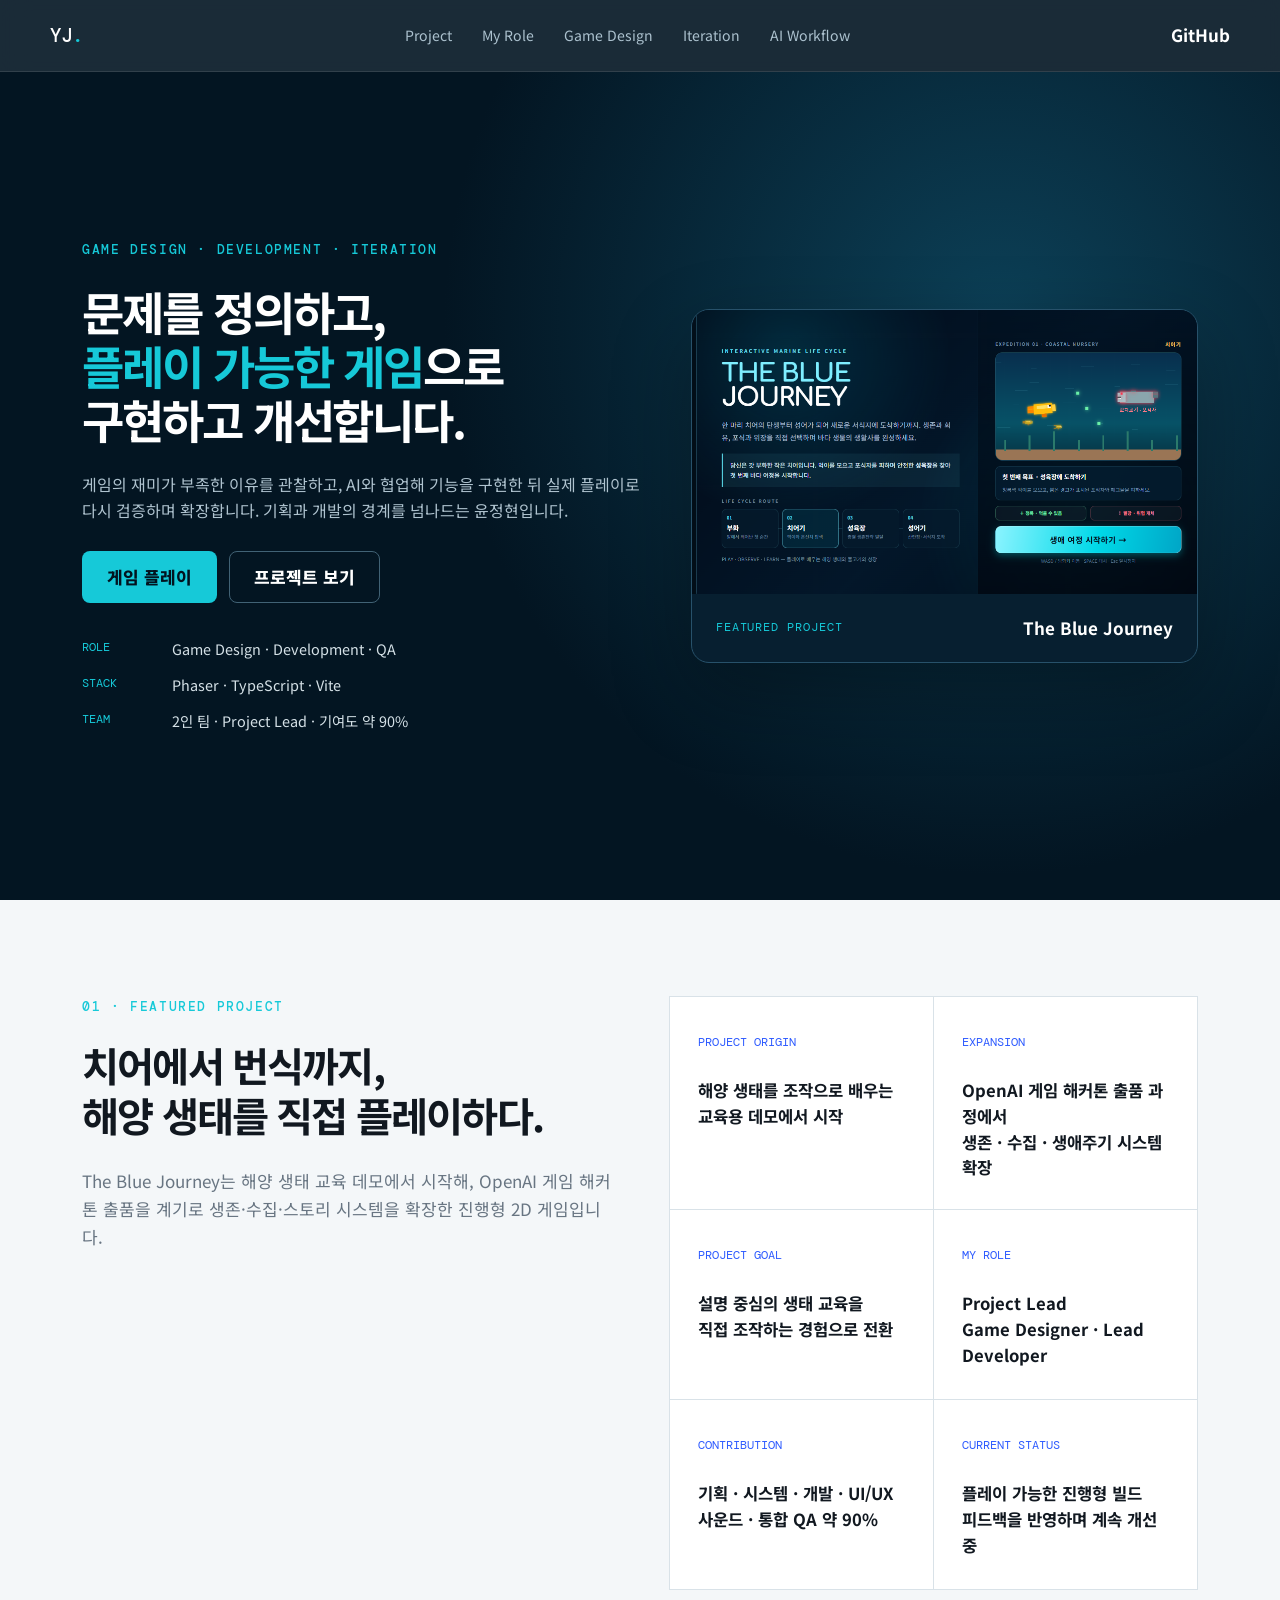
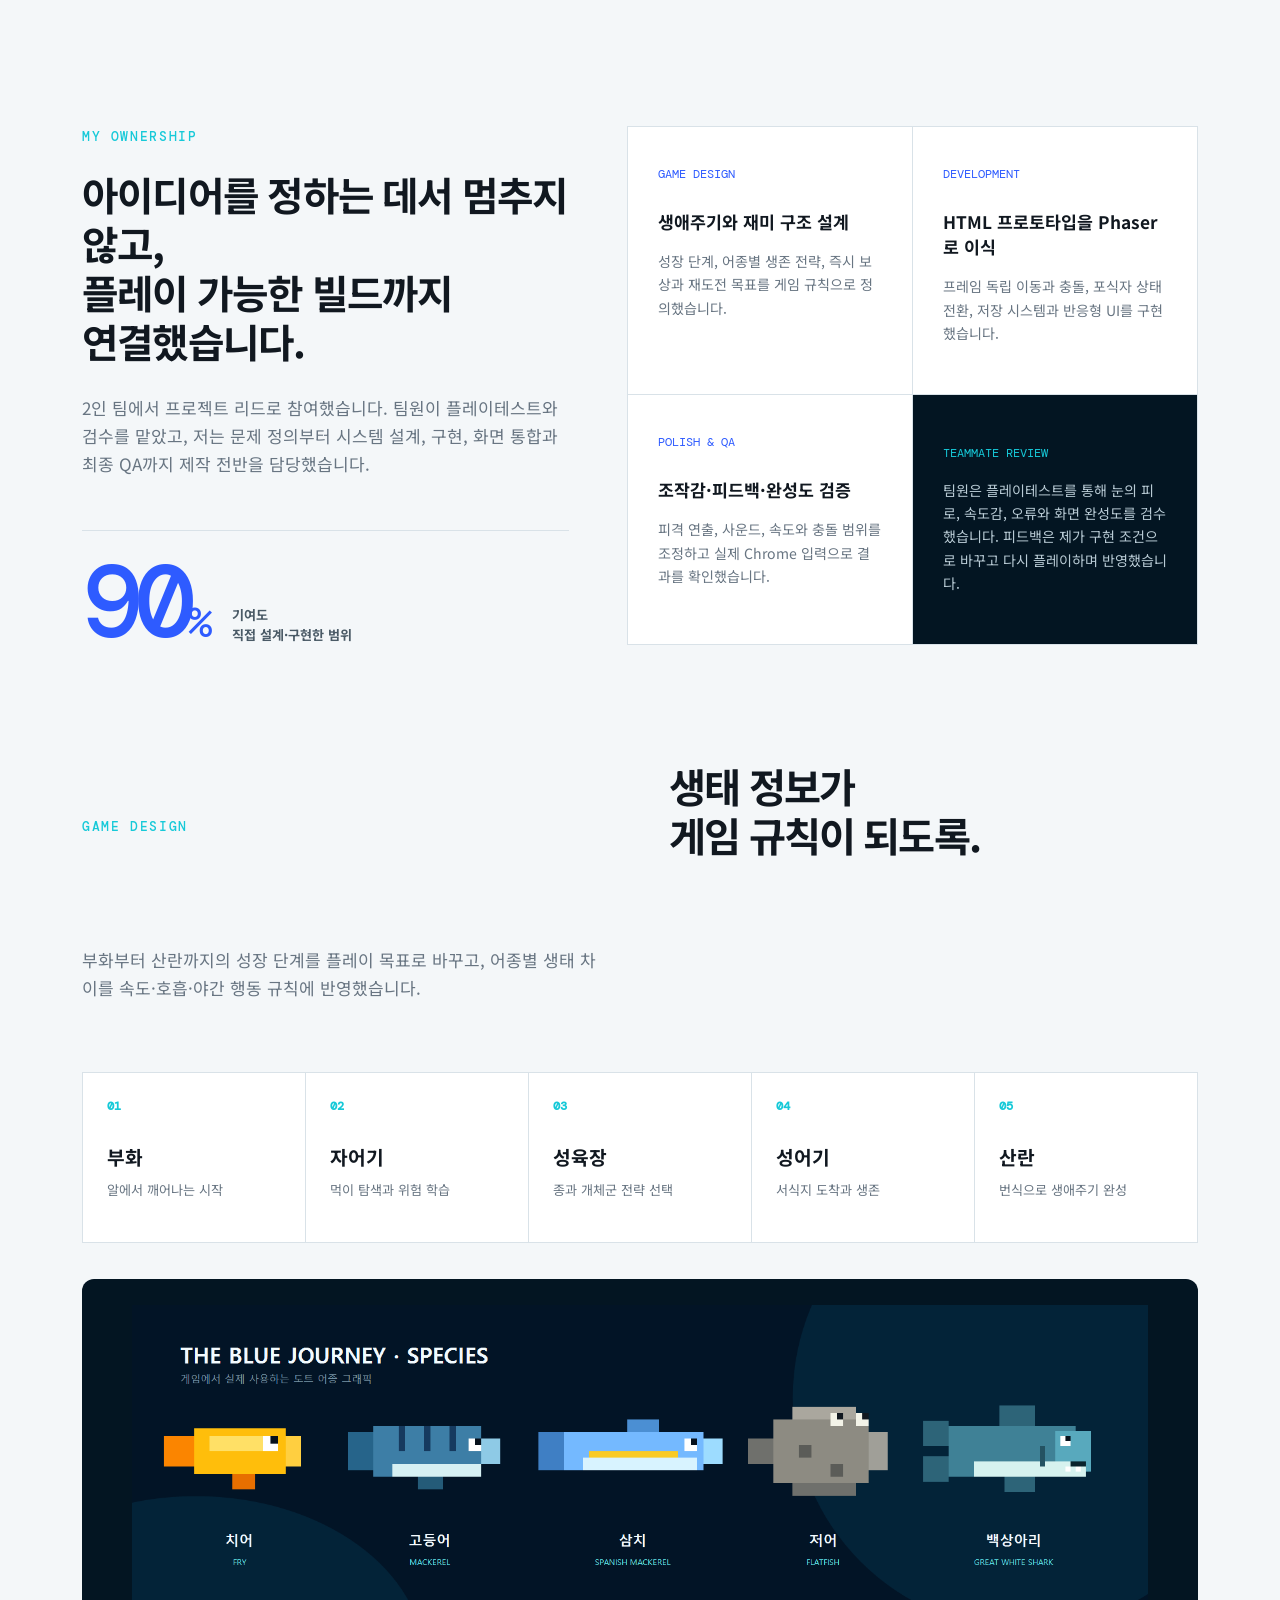
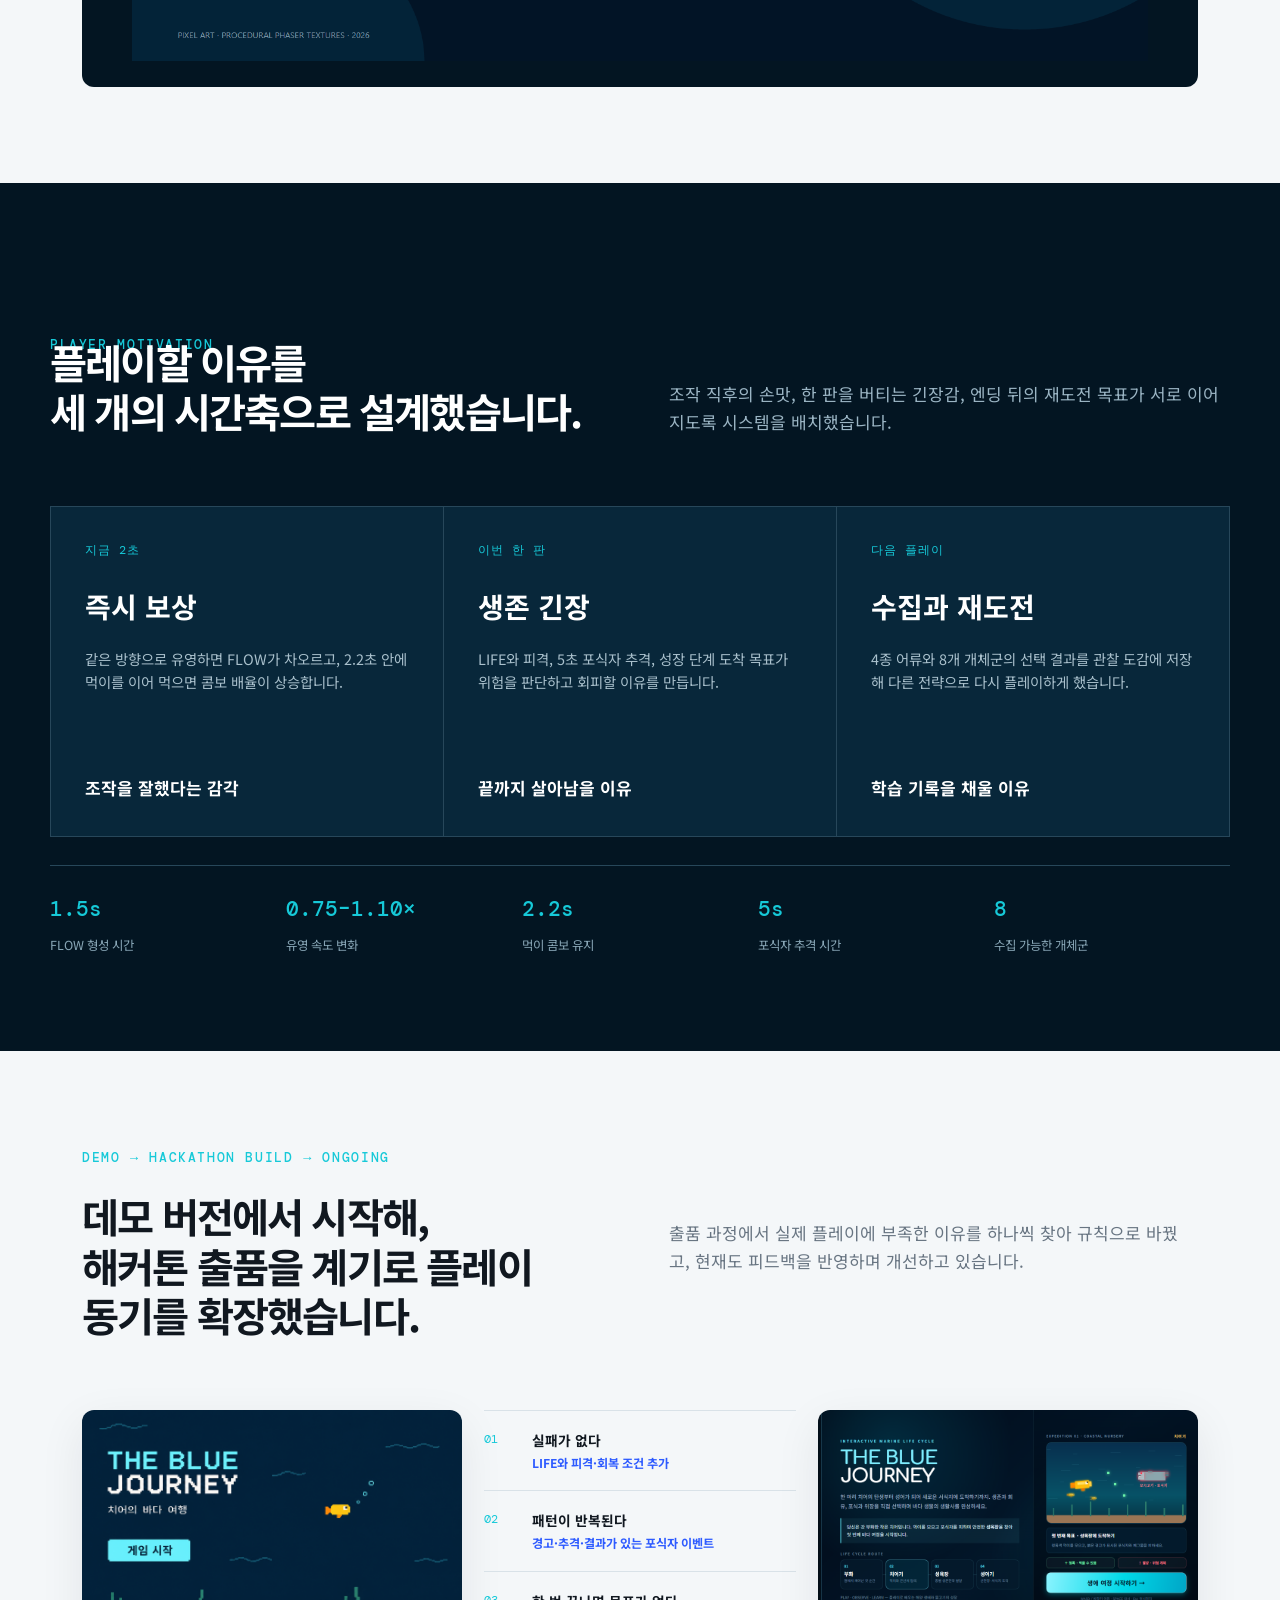
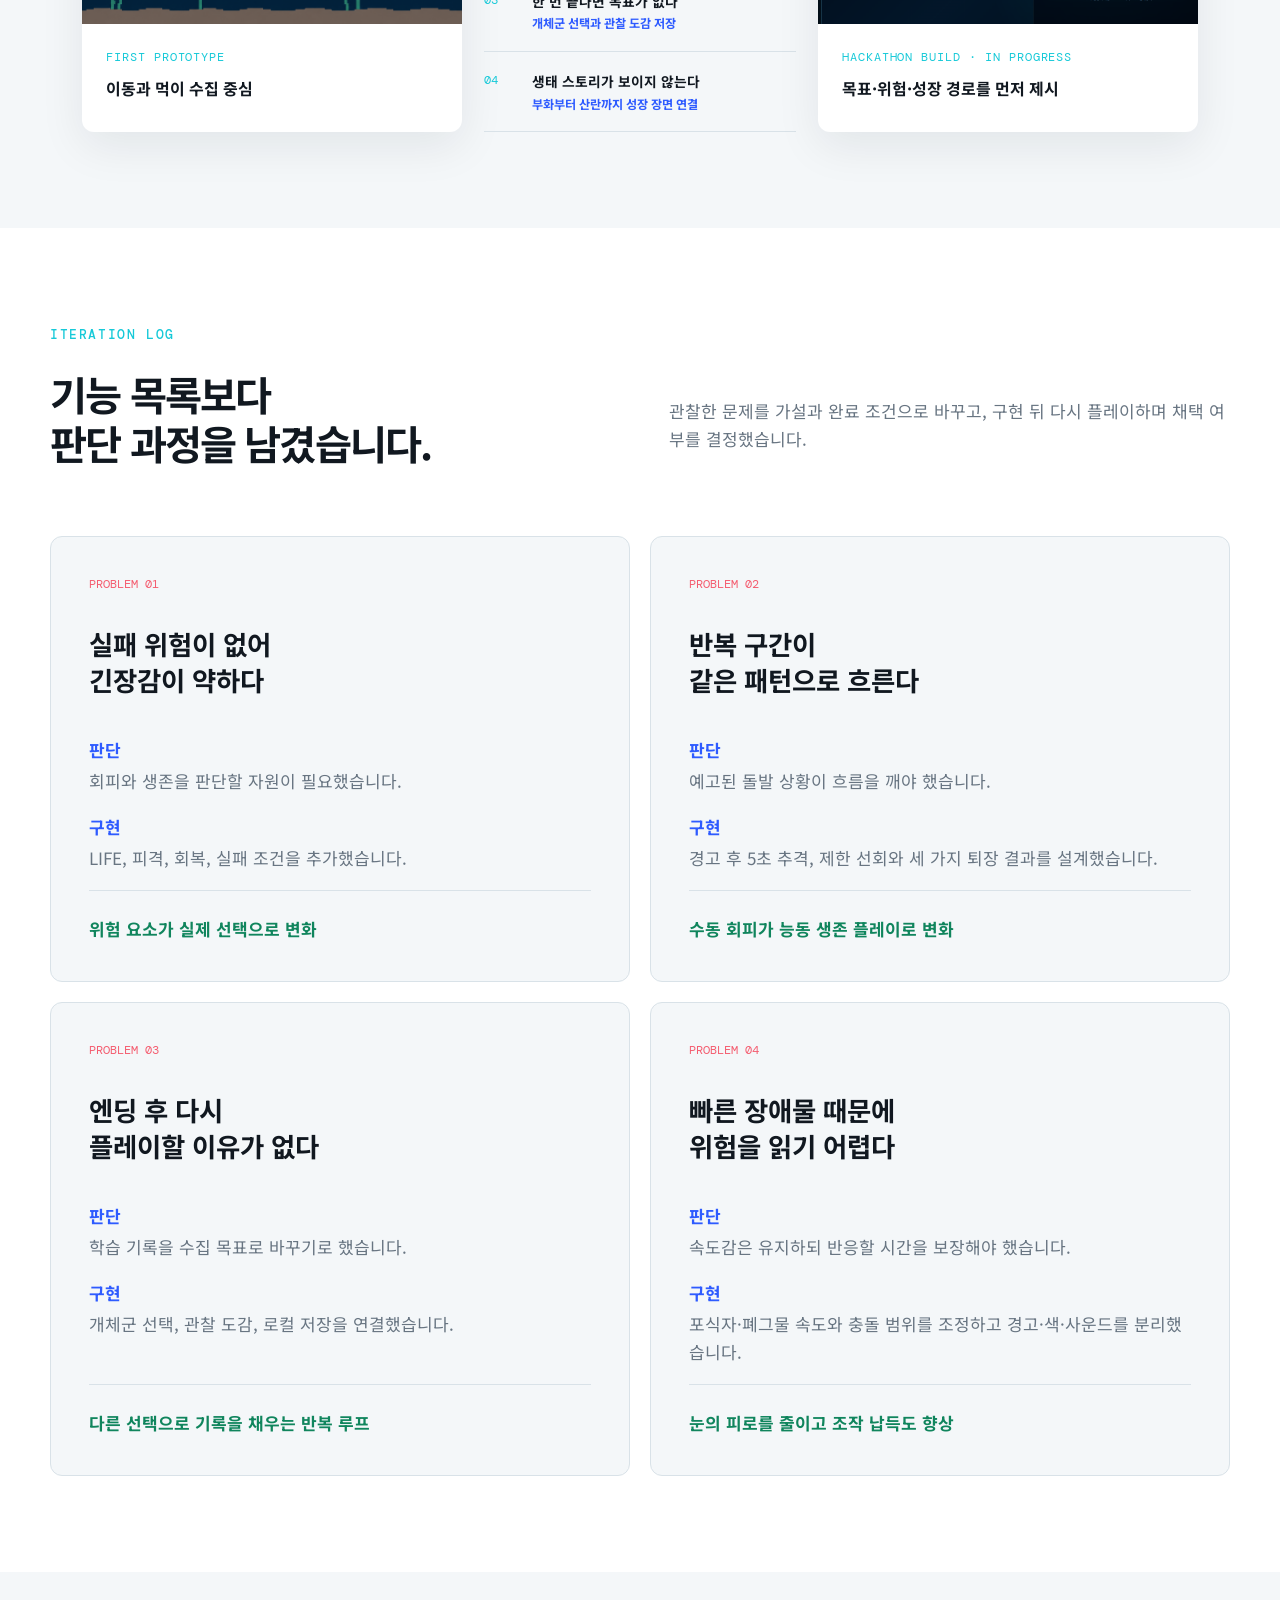
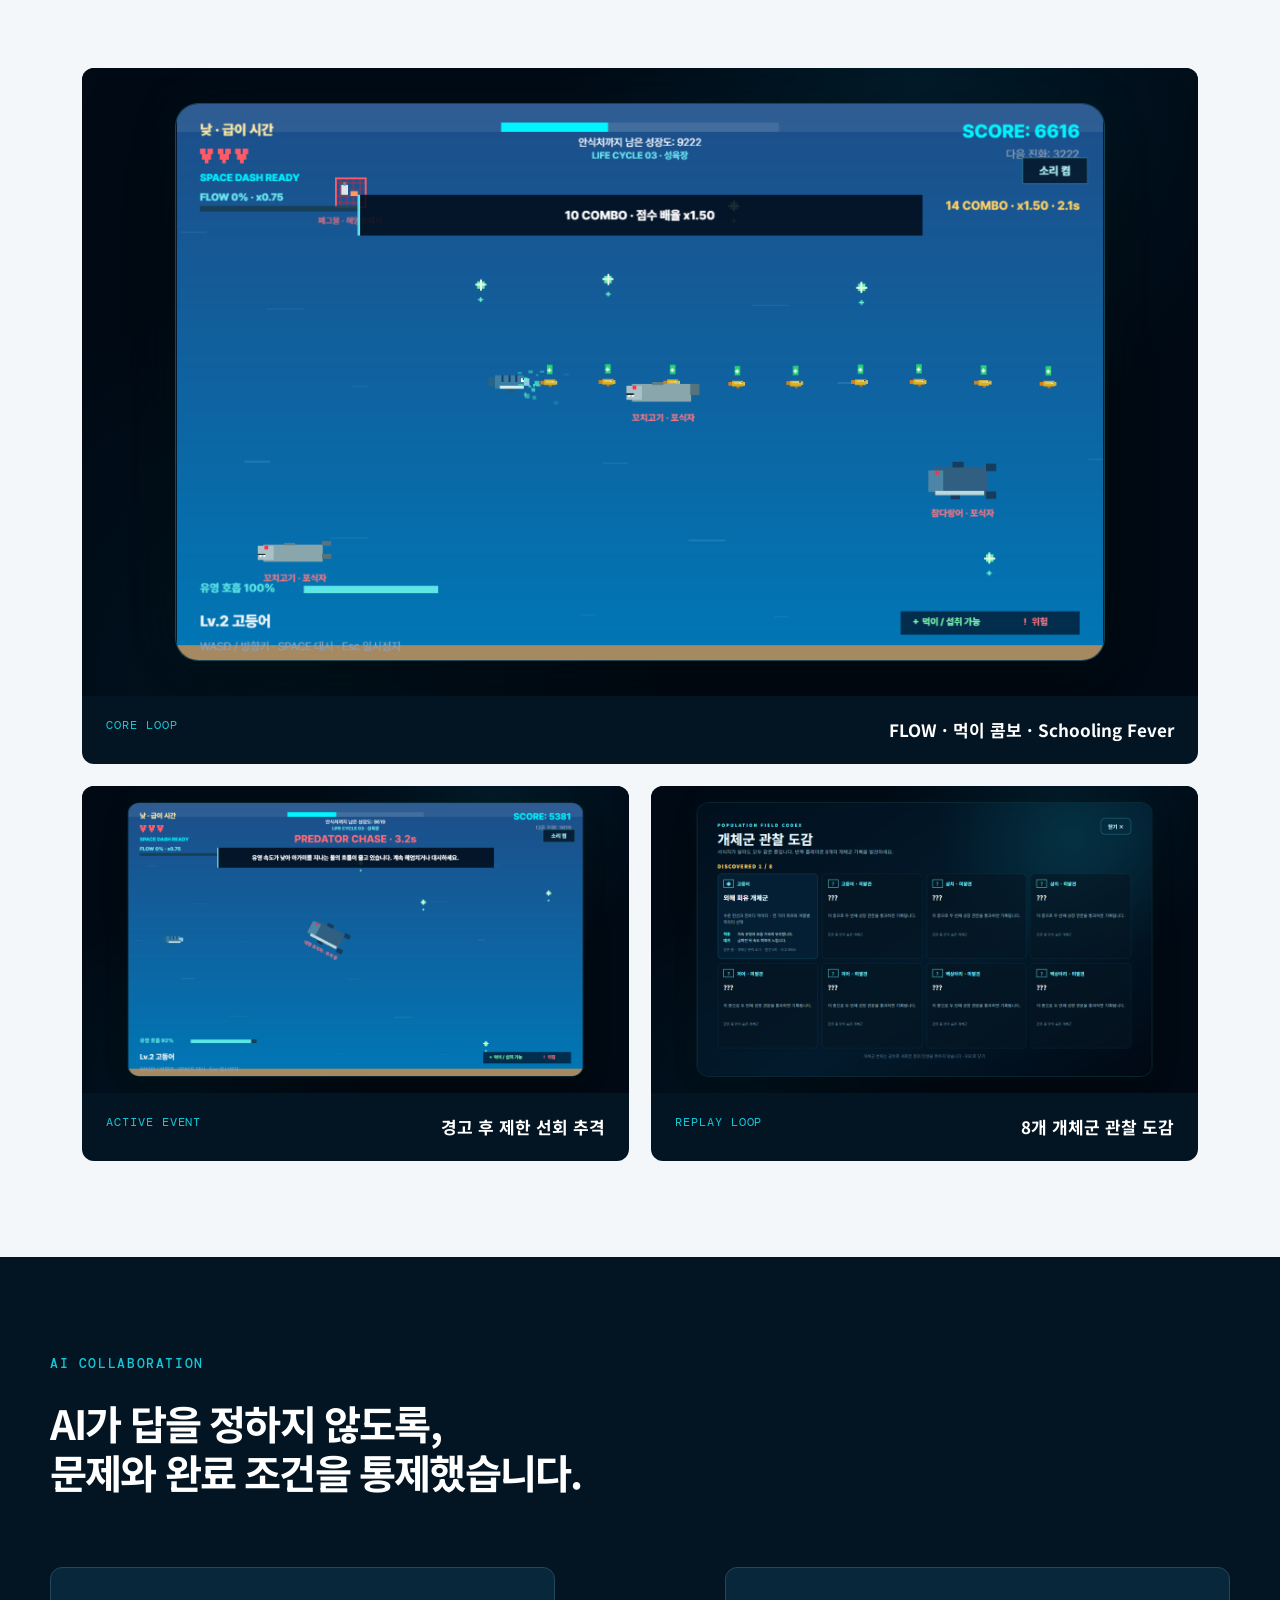
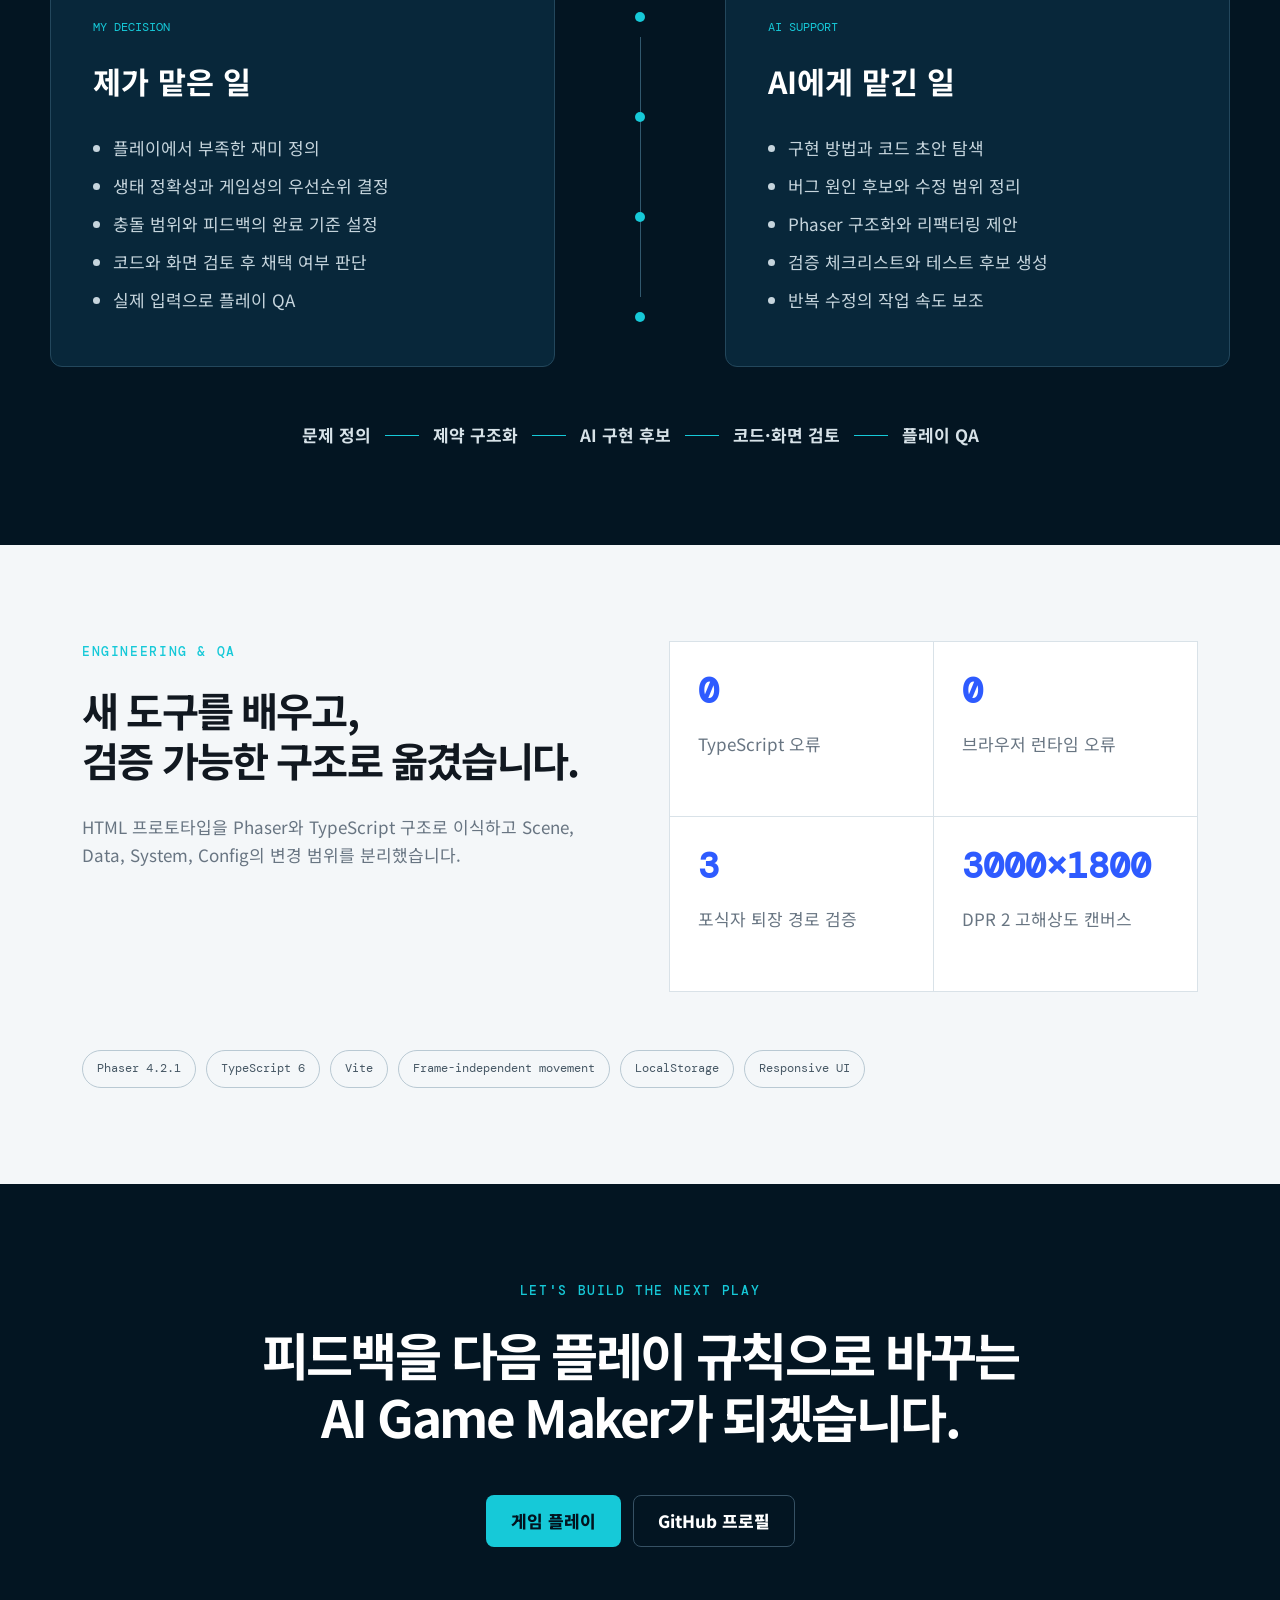
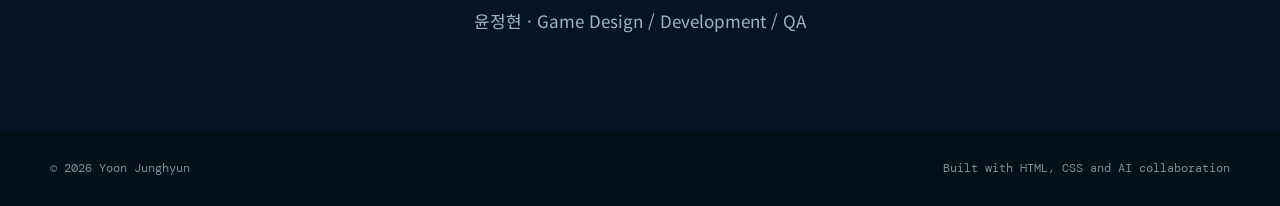
<file: index.html>
<!doctype html>
<html lang="ko">
  <head>
    <meta charset="UTF-8" />
    <meta name="viewport" content="width=device-width, initial-scale=1.0" />
    <meta name="description" content="AI Game Maker 지원자 윤정현의 게임 제작 포트폴리오" />
    <meta name="theme-color" content="#031522" />
    <meta property="og:type" content="website" />
    <meta property="og:title" content="윤정현 · AI Game Maker Portfolio" />
    <meta property="og:description" content="문제를 정의하고 플레이 가능한 게임으로 완성하는 AI Game Maker 포트폴리오" />
    <meta property="og:url" content="https://jh1011.github.io/The-Blue-Journey/" />
    <meta property="og:image" content="https://jh1011.github.io/The-Blue-Journey/assets/blue-journey-cover.png" />
    <title>윤정현 · AI Game Maker Portfolio</title>
    <link rel="preconnect" href="https://fonts.googleapis.com" />
    <link rel="preconnect" href="https://fonts.gstatic.com" crossorigin />
    <link href="https://fonts.googleapis.com/css2?family=DM+Mono:wght@400;500&family=Noto+Sans+KR:wght@400;500;700;900&display=swap" rel="stylesheet" />
    <link rel="stylesheet" href="./styles.css" />
  </head>
  <body>
    <header class="site-header">
      <a class="brand" href="#top" aria-label="페이지 맨 위로">YJ<span>.</span></a>
      <nav aria-label="주요 메뉴">
        <a href="#project">Project</a>
        <a href="#ownership">My Role</a>
        <a href="#motivation">Game Design</a>
        <a href="#process">Iteration</a>
        <a href="#ai">AI Workflow</a>
      </nav>
      <a class="header-link" href="https://github.com/jh1011" target="_blank" rel="noreferrer">GitHub</a>
    </header>

    <main id="top">
      <section class="hero section-shell">
        <div class="hero-copy reveal">
          <p class="eyebrow">GAME DESIGN · DEVELOPMENT · ITERATION</p>
          <h1>문제를 정의하고,<br /><span>플레이 가능한 게임</span>으로<br />구현하고 개선합니다.</h1>
          <p class="hero-description">
            게임의 재미가 부족한 이유를 관찰하고, AI와 협업해 기능을 구현한 뒤
            실제 플레이로 다시 검증하며 확장합니다. 기획과 개발의 경계를 넘나드는 윤정현입니다.
          </p>
          <div class="hero-actions">
            <a class="button primary" href="./game/">게임 플레이</a>
            <a class="button secondary" href="#project">프로젝트 보기</a>
          </div>
          <dl class="hero-meta">
            <div><dt>ROLE</dt><dd>Game Design · Development · QA</dd></div>
            <div><dt>STACK</dt><dd>Phaser · TypeScript · Vite</dd></div>
            <div><dt>TEAM</dt><dd>2인 팀 · Project Lead · 기여도 약 90%</dd></div>
          </dl>
        </div>
        <div class="hero-visual reveal delay-1">
          <img src="./assets/blue-journey-cover.png" alt="The Blue Journey 게임 시작 화면" />
          <div class="hero-caption"><span>FEATURED PROJECT</span><strong>The Blue Journey</strong></div>
        </div>
      </section>

      <section class="project-intro section-shell" id="project">
        <div class="section-heading reveal">
          <p class="eyebrow">01 · FEATURED PROJECT</p>
          <h2>치어에서 번식까지,<br />해양 생태를 직접 플레이하다.</h2>
          <p>The Blue Journey는 해양 생태 교육 데모에서 시작해, OpenAI 게임 해커톤 출품을 계기로 생존·수집·스토리 시스템을 확장한 진행형 2D 게임입니다.</p>
        </div>
        <div class="project-facts reveal delay-1">
          <article><span>PROJECT ORIGIN</span><strong>해양 생태를 조작으로 배우는<br />교육용 데모에서 시작</strong></article>
          <article><span>EXPANSION</span><strong>OpenAI 게임 해커톤 출품 과정에서<br />생존 · 수집 · 생애주기 시스템 확장</strong></article>
          <article><span>PROJECT GOAL</span><strong>설명 중심의 생태 교육을<br />직접 조작하는 경험으로 전환</strong></article>
          <article><span>MY ROLE</span><strong>Project Lead<br />Game Designer · Lead Developer</strong></article>
          <article><span>CONTRIBUTION</span><strong>기획 · 시스템 · 개발 · UI/UX<br />사운드 · 통합 QA 약 90%</strong></article>
          <article><span>CURRENT STATUS</span><strong>플레이 가능한 진행형 빌드<br />피드백을 반영하며 계속 개선 중</strong></article>
        </div>
      </section>

      <section class="ownership section-shell" id="ownership">
        <div class="ownership-lead reveal">
          <p class="eyebrow">MY OWNERSHIP</p>
          <h2>아이디어를 정하는 데서 멈추지 않고,<br />플레이 가능한 빌드까지 연결했습니다.</h2>
          <p>
            2인 팀에서 프로젝트 리드로 참여했습니다. 팀원이 플레이테스트와 검수를 맡았고,
            저는 문제 정의부터 시스템 설계, 구현, 화면 통합과 최종 QA까지 제작 전반을 담당했습니다.
          </p>
          <div class="ownership-score" aria-label="프로젝트 기여도 약 90퍼센트">
            <strong>90<small>%</small></strong>
            <span>기여도<br />직접 설계·구현한 범위</span>
          </div>
        </div>
        <div class="ownership-map reveal delay-1">
          <article>
            <span>GAME DESIGN</span>
            <strong>생애주기와 재미 구조 설계</strong>
            <p>성장 단계, 어종별 생존 전략, 즉시 보상과 재도전 목표를 게임 규칙으로 정의했습니다.</p>
          </article>
          <article>
            <span>DEVELOPMENT</span>
            <strong>HTML 프로토타입을 Phaser로 이식</strong>
            <p>프레임 독립 이동과 충돌, 포식자 상태 전환, 저장 시스템과 반응형 UI를 구현했습니다.</p>
          </article>
          <article>
            <span>POLISH & QA</span>
            <strong>조작감·피드백·완성도 검증</strong>
            <p>피격 연출, 사운드, 속도와 충돌 범위를 조정하고 실제 Chrome 입력으로 결과를 확인했습니다.</p>
          </article>
          <aside>
            <span>TEAMMATE REVIEW</span>
            <p>팀원은 플레이테스트를 통해 눈의 피로, 속도감, 오류와 화면 완성도를 검수했습니다. 피드백은 제가 구현 조건으로 바꾸고 다시 플레이하며 반영했습니다.</p>
          </aside>
        </div>
      </section>

      <section class="life-cycle section-shell">
        <div class="cycle-copy reveal">
          <p class="eyebrow">GAME DESIGN</p>
          <h2>생태 정보가<br />게임 규칙이 되도록.</h2>
          <p>부화부터 산란까지의 성장 단계를 플레이 목표로 바꾸고, 어종별 생태 차이를 속도·호흡·야간 행동 규칙에 반영했습니다.</p>
        </div>
        <div class="cycle-route reveal delay-1" aria-label="게임 생애주기 단계">
          <div><b>01</b><strong>부화</strong><span>알에서 깨어나는 시작</span></div>
          <div><b>02</b><strong>자어기</strong><span>먹이 탐색과 위험 학습</span></div>
          <div><b>03</b><strong>성육장</strong><span>종과 개체군 전략 선택</span></div>
          <div><b>04</b><strong>성어기</strong><span>서식지 도착과 생존</span></div>
          <div><b>05</b><strong>산란</strong><span>번식으로 생애주기 완성</span></div>
        </div>
        <img class="fish-lineup reveal" src="./assets/fish-lineup.png" alt="게임에 등장하는 도트 그래픽 어종 캐릭터" />
      </section>

      <section class="motivation section-shell" id="motivation">
        <div class="section-heading light reveal">
          <p class="eyebrow">PLAYER MOTIVATION</p>
          <h2>플레이할 이유를<br />세 개의 시간축으로 설계했습니다.</h2>
          <p>조작 직후의 손맛, 한 판을 버티는 긴장감, 엔딩 뒤의 재도전 목표가 서로 이어지도록 시스템을 배치했습니다.</p>
        </div>
        <div class="motivation-ladder">
          <article class="reveal">
            <span>지금 2초</span>
            <h3>즉시 보상</h3>
            <p>같은 방향으로 유영하면 FLOW가 차오르고, 2.2초 안에 먹이를 이어 먹으면 콤보 배율이 상승합니다.</p>
            <strong>조작을 잘했다는 감각</strong>
          </article>
          <article class="reveal delay-1">
            <span>이번 한 판</span>
            <h3>생존 긴장</h3>
            <p>LIFE와 피격, 5초 포식자 추격, 성장 단계 도착 목표가 위험을 판단하고 회피할 이유를 만듭니다.</p>
            <strong>끝까지 살아남을 이유</strong>
          </article>
          <article class="reveal delay-2">
            <span>다음 플레이</span>
            <h3>수집과 재도전</h3>
            <p>4종 어류와 8개 개체군의 선택 결과를 관찰 도감에 저장해 다른 전략으로 다시 플레이하게 했습니다.</p>
            <strong>학습 기록을 채울 이유</strong>
          </article>
        </div>
        <div class="design-numbers reveal" aria-label="게임 디자인 핵심 수치">
          <div><b>1.5s</b><span>FLOW 형성 시간</span></div>
          <div><b>0.75–1.10×</b><span>유영 속도 변화</span></div>
          <div><b>2.2s</b><span>먹이 콤보 유지</span></div>
          <div><b>5s</b><span>포식자 추격 시간</span></div>
          <div><b>8</b><span>수집 가능한 개체군</span></div>
        </div>
      </section>

      <section class="version-story section-shell">
        <div class="section-heading reveal">
          <p class="eyebrow">DEMO → HACKATHON BUILD → ONGOING</p>
          <h2>데모 버전에서 시작해,<br />해커톤 출품을 계기로 플레이 동기를 확장했습니다.</h2>
          <p>출품 과정에서 실제 플레이에 부족한 이유를 하나씩 찾아 규칙으로 바꿨고, 현재도 피드백을 반영하며 개선하고 있습니다.</p>
        </div>
        <div class="version-compare">
          <figure class="reveal">
            <img src="./assets/first-version-title-screen.png" alt="The Blue Journey 초기 버전 시작 화면" />
            <figcaption><span>FIRST PROTOTYPE</span><strong>이동과 먹이 수집 중심</strong></figcaption>
          </figure>
          <div class="version-decisions reveal delay-1">
            <p><span>01</span><strong>실패가 없다</strong><b>LIFE와 피격·회복 조건 추가</b></p>
            <p><span>02</span><strong>패턴이 반복된다</strong><b>경고·추격·결과가 있는 포식자 이벤트</b></p>
            <p><span>03</span><strong>한 번 끝나면 목표가 없다</strong><b>개체군 선택과 관찰 도감 저장</b></p>
            <p><span>04</span><strong>생태 스토리가 보이지 않는다</strong><b>부화부터 산란까지 성장 장면 연결</b></p>
          </div>
          <figure class="reveal delay-2">
            <img src="./assets/blue-journey-cover.png" alt="생애주기와 미션을 보여주는 개선된 시작 화면" />
            <figcaption><span>HACKATHON BUILD · IN PROGRESS</span><strong>목표·위험·성장 경로를 먼저 제시</strong></figcaption>
          </figure>
        </div>
      </section>

      <section class="process section-shell" id="process">
        <div class="section-heading reveal">
          <p class="eyebrow">ITERATION LOG</p>
          <h2>기능 목록보다<br />판단 과정을 남겼습니다.</h2>
          <p>관찰한 문제를 가설과 완료 조건으로 바꾸고, 구현 뒤 다시 플레이하며 채택 여부를 결정했습니다.</p>
        </div>
        <div class="process-grid">
          <article class="process-card reveal">
            <span class="problem-tag">PROBLEM 01</span>
            <h3>실패 위험이 없어<br />긴장감이 약하다</h3>
            <p><b>판단</b> 회피와 생존을 판단할 자원이 필요했습니다.</p>
            <p><b>구현</b> LIFE, 피격, 회복, 실패 조건을 추가했습니다.</p>
            <strong class="result">위험 요소가 실제 선택으로 변화</strong>
          </article>
          <article class="process-card reveal delay-1">
            <span class="problem-tag">PROBLEM 02</span>
            <h3>반복 구간이<br />같은 패턴으로 흐른다</h3>
            <p><b>판단</b> 예고된 돌발 상황이 흐름을 깨야 했습니다.</p>
            <p><b>구현</b> 경고 후 5초 추격, 제한 선회와 세 가지 퇴장 결과를 설계했습니다.</p>
            <strong class="result">수동 회피가 능동 생존 플레이로 변화</strong>
          </article>
          <article class="process-card reveal delay-2">
            <span class="problem-tag">PROBLEM 03</span>
            <h3>엔딩 후 다시<br />플레이할 이유가 없다</h3>
            <p><b>판단</b> 학습 기록을 수집 목표로 바꾸기로 했습니다.</p>
            <p><b>구현</b> 개체군 선택, 관찰 도감, 로컬 저장을 연결했습니다.</p>
            <strong class="result">다른 선택으로 기록을 채우는 반복 루프</strong>
          </article>
          <article class="process-card reveal delay-1">
            <span class="problem-tag">PROBLEM 04</span>
            <h3>빠른 장애물 때문에<br />위험을 읽기 어렵다</h3>
            <p><b>판단</b> 속도감은 유지하되 반응할 시간을 보장해야 했습니다.</p>
            <p><b>구현</b> 포식자·폐그물 속도와 충돌 범위를 조정하고 경고·색·사운드를 분리했습니다.</p>
            <strong class="result">눈의 피로를 줄이고 조작 납득도 향상</strong>
          </article>
        </div>
      </section>

      <section class="screens section-shell" aria-label="게임 플레이 화면">
        <figure class="screen-wide reveal">
          <img src="./assets/gameplay-flow.png" alt="FLOW와 먹이 콤보가 작동하는 플레이 화면" />
          <figcaption><span>CORE LOOP</span><strong>FLOW · 먹이 콤보 · Schooling Fever</strong></figcaption>
        </figure>
        <figure class="reveal delay-1">
          <img src="./assets/predator-chase.png" alt="포식자 추격 이벤트 플레이 화면" />
          <figcaption><span>ACTIVE EVENT</span><strong>경고 후 제한 선회 추격</strong></figcaption>
        </figure>
        <figure class="reveal delay-2">
          <img src="./assets/population-codex.png" alt="발견한 개체군이 기록되는 관찰 도감 화면" />
          <figcaption><span>REPLAY LOOP</span><strong>8개 개체군 관찰 도감</strong></figcaption>
        </figure>
      </section>

      <section class="ai-workflow section-shell" id="ai">
        <div class="section-heading light reveal">
          <p class="eyebrow">AI COLLABORATION</p>
          <h2>AI가 답을 정하지 않도록,<br />문제와 완료 조건을 통제했습니다.</h2>
        </div>
        <div class="role-split reveal delay-1">
          <article>
            <span>MY DECISION</span>
            <h3>제가 맡은 일</h3>
            <ul>
              <li>플레이에서 부족한 재미 정의</li>
              <li>생태 정확성과 게임성의 우선순위 결정</li>
              <li>충돌 범위와 피드백의 완료 기준 설정</li>
              <li>코드와 화면 검토 후 채택 여부 판단</li>
              <li>실제 입력으로 플레이 QA</li>
            </ul>
          </article>
          <div class="workflow-line" aria-hidden="true"><span></span><span></span><span></span><span></span></div>
          <article>
            <span>AI SUPPORT</span>
            <h3>AI에게 맡긴 일</h3>
            <ul>
              <li>구현 방법과 코드 초안 탐색</li>
              <li>버그 원인 후보와 수정 범위 정리</li>
              <li>Phaser 구조화와 리팩터링 제안</li>
              <li>검증 체크리스트와 테스트 후보 생성</li>
              <li>반복 수정의 작업 속도 보조</li>
            </ul>
          </article>
        </div>
        <p class="workflow-summary reveal">문제 정의 <i></i> 제약 구조화 <i></i> AI 구현 후보 <i></i> 코드·화면 검토 <i></i> 플레이 QA</p>
      </section>

      <section class="engineering section-shell">
        <div class="section-heading reveal">
          <p class="eyebrow">ENGINEERING & QA</p>
          <h2>새 도구를 배우고,<br />검증 가능한 구조로 옮겼습니다.</h2>
          <p>HTML 프로토타입을 Phaser와 TypeScript 구조로 이식하고 Scene, Data, System, Config의 변경 범위를 분리했습니다.</p>
        </div>
        <div class="metrics reveal delay-1">
          <article><strong>0</strong><span>TypeScript 오류</span></article>
          <article><strong>0</strong><span>브라우저 런타임 오류</span></article>
          <article><strong>3</strong><span>포식자 퇴장 경로 검증</span></article>
          <article><strong>3000×1800</strong><span>DPR 2 고해상도 캔버스</span></article>
        </div>
        <div class="tech-row reveal">
          <span>Phaser 4.2.1</span><span>TypeScript 6</span><span>Vite</span><span>Frame-independent movement</span><span>LocalStorage</span><span>Responsive UI</span>
        </div>
      </section>

      <section class="contact section-shell reveal">
        <p class="eyebrow">LET'S BUILD THE NEXT PLAY</p>
        <h2>피드백을 다음 플레이 규칙으로 바꾸는<br />AI Game Maker가 되겠습니다.</h2>
        <div class="contact-links">
          <a class="button primary" href="./game/">게임 플레이</a>
          <a class="button secondary dark" href="https://github.com/jh1011" target="_blank" rel="noreferrer">GitHub 프로필</a>
        </div>
        <p class="contact-name">윤정현 · Game Design / Development / QA</p>
      </section>
    </main>

    <footer><span>© 2026 Yoon Junghyun</span><span>Built with HTML, CSS and AI collaboration</span></footer>
    <script src="./script.js"></script>
  </body>
</html>
</file>
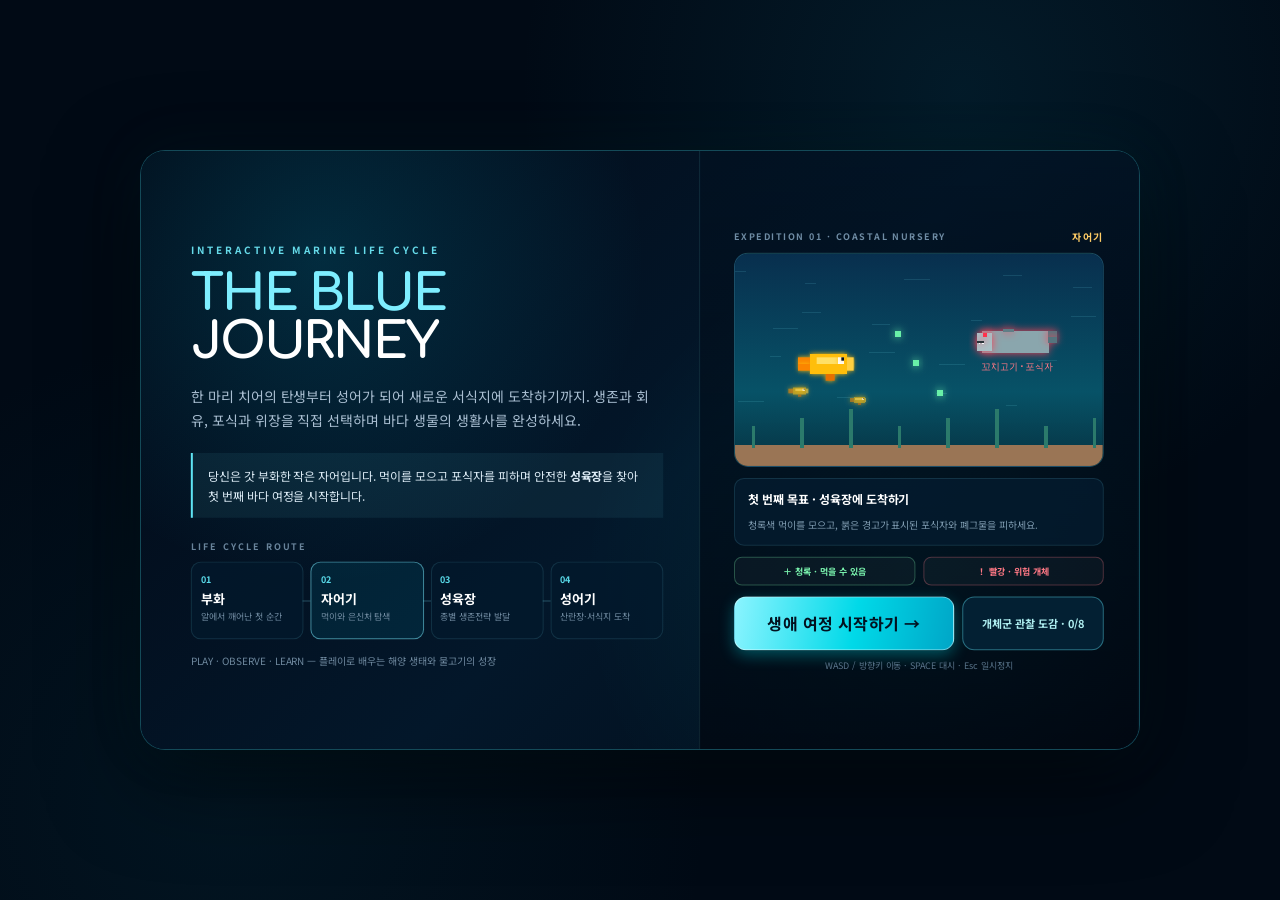
<file: game/index.html>
<!doctype html>
<html lang="ko">
  <head>
    <meta charset="UTF-8" />
    <meta name="viewport" content="width=device-width, initial-scale=1.0" />
    <meta name="theme-color" content="#010a15" />
    <link rel="preconnect" href="https://fonts.googleapis.com" />
    <link rel="preconnect" href="https://fonts.gstatic.com" crossorigin />
    <link
      href="https://fonts.googleapis.com/css2?family=Comfortaa:wght@500;700&family=Noto+Sans+KR:wght@400;700;900&display=swap"
      rel="stylesheet"
    />
    <link rel="icon" href="./favicon.svg" type="image/svg+xml" />
    <meta
      name="description"
      content="자어의 탄생부터 번식까지 플레이하며 배우는 인터랙티브 해양 생애주기 게임"
    />
    <title>The Blue Journey · 해양 생애주기 게임</title>
    <script type="module" crossorigin src="./assets/index-GOiju4Pk.js"></script>
    <link rel="stylesheet" crossorigin href="./assets/index-BxrQV4EW.css">
  </head>
  <body>
    <main id="app">
      <section id="game-shell" aria-label="The Blue Journey 게임">
        <div id="title-overlay"></div>
        <div id="population-codex-overlay" hidden></div>
        <div id="game-root"></div>
      </section>
    </main>
    <aside id="orientation-notice" aria-live="polite">
      <strong>가로 화면으로 돌려주세요</strong>
      <span>바다 여정은 가로 화면에서 가장 잘 보이고 조작하기 쉽습니다.</span>
    </aside>
    <nav id="touch-controls" aria-label="모바일 게임 조작">
      <div class="touch-dpad" aria-label="이동 방향">
        <button type="button" data-control="up" aria-label="위로 이동">▲</button>
        <button type="button" data-control="left" aria-label="왼쪽으로 이동">◀</button>
        <button type="button" data-control="down" aria-label="아래로 이동">▼</button>
        <button type="button" data-control="right" aria-label="오른쪽으로 이동">▶</button>
      </div>
      <div class="touch-actions">
        <button type="button" data-control="sound" aria-label="소리 켜기 또는 끄기">소리</button>
        <button type="button" data-control="pause" aria-label="일시정지 또는 계속하기">일시정지</button>
        <button type="button" class="dash" data-control="dash" aria-label="대시">DASH</button>
      </div>
    </nav>
  </body>
</html>
</file>
<file: styles.css>
:root {
  --navy: #031522;
  --navy-2: #08273a;
  --ink: #111820;
  --muted: #687582;
  --paper: #f4f7f9;
  --white: #ffffff;
  --line: #d9e2e8;
  --cyan: #16c9d8;
  --blue: #2e5bff;
  --green: #33bd87;
  --red: #f45d70;
  --max: 1180px;
}

* { box-sizing: border-box; }
html { scroll-behavior: smooth; }
body { margin: 0; background: var(--paper); color: var(--ink); font-family: "Noto Sans KR", sans-serif; font-size: 17px; line-height: 1.65; }
section[id] { scroll-margin-top: 72px; }
a { color: inherit; text-decoration: none; }
img { display: block; width: 100%; }
.section-shell { max-width: var(--max); margin: 0 auto; padding: 96px 32px; }
.eyebrow { margin: 0 0 22px; color: var(--cyan); font-family: "DM Mono", monospace; font-size: .84rem; font-weight: 500; letter-spacing: .12em; }
.site-header { position: sticky; top: 0; z-index: 20; display: flex; align-items: center; justify-content: space-between; height: 72px; padding: 0 max(32px, calc((100vw - var(--max)) / 2)); background: rgba(3,21,34,.9); color: var(--white); border-bottom: 1px solid rgba(255,255,255,.1); backdrop-filter: blur(14px); }
.brand { font-family: "DM Mono", monospace; font-size: 1.2rem; font-weight: 500; }
.brand span { color: var(--cyan); }
.site-header nav { display: flex; gap: 30px; font-size: .88rem; color: #acc2cf; }
.site-header nav a:hover, .header-link:hover { color: var(--cyan); }
.header-link { color: var(--white); font-weight: 700; }

.hero { position: relative; isolation: isolate; min-height: calc(100vh - 72px); display: grid; grid-template-columns: 1.05fr .95fr; gap: 48px; align-items: center; color: var(--white); padding-top: 76px; padding-bottom: 76px; }
/* Full-bleed background follows the actual hero height, including actions and role details. */
.hero::before { content: ""; position: absolute; inset: 0 calc(50% - 50vw); z-index: -1; background: radial-gradient(circle at 78% 30%, #0c4057 0, var(--navy) 48%), var(--navy); }
.hero h1 { margin: 0; font-size: clamp(2.25rem, 3.6vw, 3.15rem); line-height: 1.18; letter-spacing: -.045em; word-break: keep-all; }
.hero h1 span { color: var(--cyan); }
.hero-description { max-width: 640px; margin: 24px 0 0; color: #afc3cf; font-size: 1rem; }
.hero-actions { display: flex; gap: 12px; margin-top: 28px; }
.button { display: inline-flex; align-items: center; justify-content: center; min-height: 52px; padding: 0 24px; border: 1px solid transparent; border-radius: 8px; font-weight: 800; transition: transform .2s ease, background .2s ease; }
.button:hover { transform: translateY(-2px); }
.button.primary { background: var(--cyan); color: #02131f; }
.button.secondary { border-color: #416275; color: var(--white); }
.button.secondary.dark { border-color: #365164; }
.hero-meta { display: grid; gap: 12px; margin: 34px 0 0; }
.hero-meta div { display: grid; grid-template-columns: 74px 1fr; gap: 16px; }
.hero-meta dt { color: var(--cyan); font-family: "DM Mono", monospace; font-size: .76rem; }
.hero-meta dd { margin: 0; color: #d5e1e7; font-size: .9rem; }
.hero-visual { overflow: hidden; border: 1px solid #27516a; border-radius: 18px; background: #071f30; box-shadow: 0 30px 80px rgba(0,0,0,.28); }
.hero-visual img { aspect-ratio: 16/9; object-fit: cover; }
.hero-caption { display: flex; align-items: center; justify-content: space-between; padding: 20px 24px; }
.hero-caption span, figure figcaption span { color: var(--cyan); font-family: "DM Mono", monospace; font-size: .74rem; letter-spacing: .08em; }

.project-intro { display: grid; grid-template-columns: 1fr 1fr; gap: 58px; }
.section-heading h2, .cycle-copy h2 { margin: 0; font-size: clamp(2.05rem, 3.15vw, 2.85rem); line-height: 1.23; letter-spacing: -.045em; word-break: keep-all; }
.section-heading > p:last-child, .cycle-copy > p:last-child { max-width: 650px; margin: 28px 0 0; color: var(--muted); }
.project-facts { display: grid; grid-template-columns: 1fr 1fr; border-top: 1px solid var(--line); border-left: 1px solid var(--line); }
.project-facts article { min-height: 190px; padding: 28px; border-right: 1px solid var(--line); border-bottom: 1px solid var(--line); background: var(--white); }
.project-facts span { color: var(--blue); font-family: "DM Mono", monospace; font-size: .73rem; }
.project-facts strong { display: block; margin-top: 25px; font-size: 1.04rem; line-height: 1.55; }

.ownership { display: grid; grid-template-columns: .92fr 1.08fr; gap: 58px; padding-top: 40px; }
.ownership-lead h2 { margin: 0; font-size: clamp(2.05rem, 3.1vw, 2.85rem); line-height: 1.23; letter-spacing: -.045em; word-break: keep-all; }
.ownership-lead > p:not(.eyebrow) { margin: 28px 0 0; color: var(--muted); }
.ownership-score { display: flex; align-items: flex-end; gap: 20px; margin-top: 52px; padding-top: 30px; border-top: 1px solid var(--line); }
.ownership-score strong { color: var(--blue); font-family: "DM Mono", monospace; font-size: clamp(4.6rem, 8vw, 7.3rem); font-weight: 500; line-height: .82; letter-spacing: -.08em; }
.ownership-score small { font-size: .4em; letter-spacing: -.02em; }
.ownership-score span { color: #4a5a66; font-size: .82rem; font-weight: 700; line-height: 1.5; }
.ownership-map { display: grid; grid-template-columns: 1fr 1fr; border-top: 1px solid var(--line); border-left: 1px solid var(--line); }
.ownership-map article, .ownership-map aside { min-height: 230px; padding: 30px; border-right: 1px solid var(--line); border-bottom: 1px solid var(--line); background: var(--white); }
.ownership-map article > span, .ownership-map aside > span { color: var(--blue); font-family: "DM Mono", monospace; font-size: .72rem; }
.ownership-map article strong { display: block; margin-top: 24px; font-size: 1.08rem; line-height: 1.45; }
.ownership-map p { margin: 16px 0 0; color: var(--muted); font-size: .88rem; }
.ownership-map aside { display: flex; flex-direction: column; justify-content: center; background: var(--navy); color: var(--white); }
.ownership-map aside > span { color: var(--cyan); }
.ownership-map aside p { color: #b9cbd5; }

.life-cycle { padding-top: 20px; }
.cycle-copy { display: grid; grid-template-columns: 1fr 1fr; gap: 58px; align-items: end; }
.cycle-route { display: grid; grid-template-columns: repeat(5, 1fr); margin-top: 70px; border-top: 1px solid var(--line); border-left: 1px solid var(--line); }
.cycle-route div { min-height: 170px; padding: 24px; border-right: 1px solid var(--line); border-bottom: 1px solid var(--line); background: var(--white); }
.cycle-route b { display: block; color: var(--cyan); font-family: "DM Mono", monospace; font-size: .75rem; }
.cycle-route strong { display: block; margin-top: 25px; font-size: 1.2rem; }
.cycle-route span { display: block; margin-top: 6px; color: var(--muted); font-size: .82rem; }
.fish-lineup { margin-top: 36px; padding: 26px 50px; border-radius: 12px; background: var(--navy); }

.motivation { max-width: none; padding-left: max(32px, calc((100vw - var(--max)) / 2)); padding-right: max(32px, calc((100vw - var(--max)) / 2)); background: var(--navy); color: var(--white); }
.motivation .section-heading { display: grid; grid-template-columns: 1fr 1fr; gap: 58px; align-items: end; }
.motivation .section-heading .eyebrow { grid-column: 1/-1; margin-bottom: -78px; }
.motivation .section-heading h2 { margin: 0; font-size: clamp(2.05rem, 3.15vw, 2.85rem); line-height: 1.23; letter-spacing: -.045em; word-break: keep-all; }
.motivation-ladder { display: grid; grid-template-columns: repeat(3, 1fr); margin-top: 70px; border-top: 1px solid #27475a; border-left: 1px solid #27475a; }
.motivation-ladder article { display: flex; flex-direction: column; min-height: 330px; padding: 34px; border-right: 1px solid #27475a; border-bottom: 1px solid #27475a; background: var(--navy-2); }
.motivation-ladder article > span { color: var(--cyan); font-family: "DM Mono", monospace; font-size: .75rem; letter-spacing: .08em; }
.motivation-ladder h3 { margin: 22px 0 18px; font-size: 1.75rem; }
.motivation-ladder p { margin: 0; color: #a9c0cc; font-size: .9rem; }
.motivation-ladder strong { margin-top: auto; padding-top: 30px; color: var(--white); }
.design-numbers { display: grid; grid-template-columns: repeat(5, 1fr); margin-top: 28px; border-top: 1px solid #27475a; }
.design-numbers div { padding: 26px 18px 0 0; }
.design-numbers b { display: block; color: var(--cyan); font-family: "DM Mono", monospace; font-size: 1.32rem; font-weight: 500; }
.design-numbers span { display: block; margin-top: 8px; color: #89a7b7; font-size: .78rem; }

.version-story .section-heading { display: grid; grid-template-columns: 1fr 1fr; column-gap: 58px; align-items: start; }
.version-story .section-heading .eyebrow { grid-column: 1/-1; }
.version-compare { display: grid; grid-template-columns: 1fr .82fr 1fr; gap: 22px; align-items: stretch; margin-top: 70px; }
.version-compare figure { display: flex; flex-direction: column; margin: 0; overflow: hidden; border-radius: 12px; background: var(--white); box-shadow: 0 14px 45px rgba(7,26,38,.08); }
.version-compare figure img { aspect-ratio: 16/9; object-fit: cover; }
.version-compare figcaption { display: flex; flex-direction: column; gap: 8px; padding: 24px; }
.version-compare figcaption strong { font-size: 1rem; }
.version-decisions { display: grid; border-top: 1px solid var(--line); }
.version-decisions p { display: grid; grid-template-columns: 34px 1fr; column-gap: 14px; align-content: center; margin: 0; padding: 18px 0; border-bottom: 1px solid var(--line); }
.version-decisions span { grid-row: 1/3; color: var(--cyan); font-family: "DM Mono", monospace; font-size: .76rem; }
.version-decisions strong { font-size: .86rem; }
.version-decisions b { margin-top: 3px; color: var(--blue); font-size: .76rem; font-weight: 700; line-height: 1.45; }

.process { max-width: none; padding-left: max(32px, calc((100vw - var(--max)) / 2)); padding-right: max(32px, calc((100vw - var(--max)) / 2)); background: var(--white); }
.process .section-heading { display: grid; grid-template-columns: 1fr 1fr; column-gap: 58px; align-items: start; }
.process .section-heading .eyebrow { grid-column: 1/-1; }
.process-grid { display: grid; grid-template-columns: repeat(2, 1fr); gap: 20px; margin-top: 68px; }
.process-card { display: flex; flex-direction: column; min-height: 425px; padding: 38px; border: 1px solid var(--line); border-radius: 12px; background: var(--paper); }
.problem-tag { color: var(--red); font-family: "DM Mono", monospace; font-size: .74rem; }
.process-card h3 { margin: 32px 0 38px; font-size: 1.65rem; line-height: 1.35; }
.process-card p { margin: 0 0 18px; color: var(--muted); }
.process-card p b { display: block; margin-bottom: 3px; color: var(--blue); }
.result { margin-top: auto; padding-top: 24px; border-top: 1px solid var(--line); color: #10855d; }

.screens { display: grid; grid-template-columns: 1fr 1fr; gap: 22px; }
.screens figure { margin: 0; overflow: hidden; border-radius: 12px; background: var(--navy); color: var(--white); }
.screens .screen-wide { grid-column: 1/-1; }
.screens img { aspect-ratio: 16/9; object-fit: cover; }
.screens figcaption { display: flex; justify-content: space-between; gap: 20px; padding: 20px 24px; }

.ai-workflow { max-width: none; padding-left: max(32px, calc((100vw - var(--max)) / 2)); padding-right: max(32px, calc((100vw - var(--max)) / 2)); background: var(--navy); color: var(--white); }
.section-heading.light > p:last-child { color: #9bb5c4; }
.role-split { display: grid; grid-template-columns: 1fr 90px 1fr; gap: 40px; margin-top: 70px; }
.role-split article { padding: 42px; border: 1px solid #23475c; border-radius: 12px; background: var(--navy-2); }
.role-split article > span { color: var(--cyan); font-family: "DM Mono", monospace; font-size: .78rem; }
.role-split h3 { margin: 18px 0 28px; font-size: 1.9rem; }
.role-split ul { margin: 0; padding-left: 1.2em; color: #c6d5dd; }
.role-split li { margin: 10px 0; }
.workflow-line { display: flex; flex-direction: column; align-items: center; justify-content: space-around; }
.workflow-line::before { content: ""; position: absolute; width: 1px; height: 260px; background: #31586e; }
.workflow-line span { z-index: 1; width: 10px; height: 10px; border-radius: 50%; background: var(--cyan); }
.workflow-summary { display: flex; align-items: center; justify-content: center; flex-wrap: wrap; gap: 14px; margin: 54px 0 0; color: #d7e2e8; font-weight: 700; }
.workflow-summary i { width: 34px; height: 1px; background: var(--cyan); }

.engineering { display: grid; grid-template-columns: 1fr 1fr; gap: 58px; }
.metrics { display: grid; grid-template-columns: 1fr 1fr; border-top: 1px solid var(--line); border-left: 1px solid var(--line); }
.metrics article { min-height: 175px; padding: 28px; border-right: 1px solid var(--line); border-bottom: 1px solid var(--line); background: var(--white); }
.metrics strong { display: block; color: var(--blue); font-family: "DM Mono", monospace; font-size: 2.2rem; line-height: 1.2; }
.metrics span { display: block; margin-top: 18px; color: var(--muted); }
.tech-row { grid-column: 1/-1; display: flex; flex-wrap: wrap; gap: 10px; }
.tech-row span { padding: 8px 14px; border: 1px solid #b9c9d3; border-radius: 999px; color: #465764; font-family: "DM Mono", monospace; font-size: .75rem; }

.contact { max-width: none; padding-left: max(32px, calc((100vw - var(--max)) / 2)); padding-right: max(32px, calc((100vw - var(--max)) / 2)); background: var(--navy); color: var(--white); text-align: center; }
.contact h2 { max-width: 940px; margin: 0 auto; font-size: clamp(2.2rem, 4vw, 4.2rem); line-height: 1.2; letter-spacing: -.05em; }
.contact-links { display: flex; justify-content: center; gap: 12px; margin-top: 48px; }
.contact-name { margin: 60px 0 0; color: #9db5c3; }
footer { display: flex; justify-content: space-between; padding: 28px max(32px, calc((100vw - var(--max)) / 2)); background: #02101a; color: #78909e; font-family: "DM Mono", monospace; font-size: .72rem; }

.reveal { opacity: 0; transform: translateY(24px); transition: opacity .7s ease, transform .7s ease; }
.reveal.visible { opacity: 1; transform: none; }
.delay-1 { transition-delay: .12s; }
.delay-2 { transition-delay: .24s; }

@media (max-width: 900px) {
  .site-header nav { display: none; }
  .hero, .project-intro, .ownership, .cycle-copy, .engineering { grid-template-columns: 1fr; gap: 50px; }
  .hero { padding-top: 64px; padding-bottom: 64px; min-height: auto; }
  .hero-visual { order: -1; }
  .motivation .section-heading, .version-story .section-heading, .process .section-heading { display: block; }
  .motivation .section-heading .eyebrow { margin-bottom: 22px; }
  .process-grid { grid-template-columns: 1fr; }
  .version-compare { grid-template-columns: 1fr 1fr; }
  .version-decisions { grid-column: 1/-1; grid-row: 2; }
  .cycle-route { grid-template-columns: 1fr 1fr; }
  .role-split { grid-template-columns: 1fr; }
  .workflow-line { display: none; }
}

@media (max-width: 600px) {
  body { font-size: 16px; }
  .section-shell { padding: 88px 20px; }
  .site-header { padding: 0 20px; }
  .hero h1 { font-size: clamp(2.05rem, 8vw, 2.55rem); }
  .hero-actions, .contact-links { flex-direction: column; }
  .button { width: 100%; }
  .project-facts, .ownership-map, .metrics, .screens { grid-template-columns: 1fr; }
  .ownership-map article, .ownership-map aside { min-height: auto; }
  .ownership-score { align-items: center; }
  .screens .screen-wide { grid-column: auto; }
  .cycle-route { grid-template-columns: 1fr; }
  .cycle-route div { min-height: 125px; }
  .fish-lineup { padding: 18px; }
  .motivation-ladder, .design-numbers, .version-compare { grid-template-columns: 1fr; }
  .motivation-ladder article { min-height: 290px; }
  .design-numbers { grid-template-columns: 1fr 1fr; }
  .design-numbers div { padding: 20px 10px 6px 0; }
  .version-decisions { grid-column: auto; grid-row: auto; }
  .process-card { min-height: auto; }
  .result { margin-top: 35px; }
  .role-split article { padding: 28px; }
  .screens figcaption { display: block; }
  .screens figcaption strong { display: block; margin-top: 8px; }
  footer { display: block; text-align: center; }
  footer span { display: block; margin: 5px; }
}

@media (prefers-reduced-motion: reduce) {
  html { scroll-behavior: auto; }
  .reveal { opacity: 1; transform: none; transition: none; }
}
</file>
<file: game/assets/index-BxrQV4EW.css>
:root{color:#eff9fc;font-synthesis:none;text-rendering:optimizelegibility;-webkit-font-smoothing:antialiased;--ocean-line:#45e0e847;background:#010a15;font-family:Pretendard,Noto Sans KR,Apple SD Gothic Neo,Malgun Gothic,Arial,sans-serif}*{box-sizing:border-box}html,body,#app{width:100%;min-width:320px;height:100%;margin:0;overflow:hidden}body{background:radial-gradient(circle at 75% 10%,#0c597338,#0000 35%),radial-gradient(circle at 18% 90%,#094a5f2b,#0000 36%),#010a15}#app{place-items:center;padding:18px;display:grid}#game-shell{aspect-ratio:5/3;border:1px solid var(--ocean-line);background:#020f20;border-radius:25px;width:min(100%,1000px,166.667dvh - 60px);max-height:calc(100dvh - 36px);position:relative;overflow:hidden;box-shadow:0 28px 90px #0000008a,0 0 60px #0e8f9d14,inset 0 0 0 1px #befaff06}#game-root{place-items:center;display:grid;position:absolute;inset:0}#game-root canvas{image-rendering:auto;max-width:100%;max-height:100%;display:block}#orientation-notice,#touch-controls{display:none}#orientation-notice{z-index:1000;text-align:center;background:radial-gradient(circle at 50% 35%,#19b5c233,#0000 32%),#010a15;flex-direction:column;justify-content:center;align-items:center;gap:12px;padding:34px;position:fixed;inset:0}#orientation-notice strong{color:#6ef1f1;font-size:clamp(24px,7vw,36px)}#orientation-notice span{color:#a2bcc8;max-width:330px;font-size:15px;line-height:1.6}#touch-controls{z-index:900;pointer-events:none;touch-action:none;position:fixed;inset:0}#touch-controls button{color:#eaffff;pointer-events:auto;touch-action:none;-webkit-tap-highlight-color:transparent;background:#021625b8;border:1px solid #79f2f180;border-radius:16px;width:56px;height:56px;padding:0;font:700 14px/1 Pretendard,Noto Sans KR,sans-serif;box-shadow:inset 0 0 18px #29dce014}#touch-controls button.pressed{color:#001a29;background:#4deeede6;transform:scale(.94)}.touch-dpad{left:max(16px, env(safe-area-inset-left));bottom:max(14px, env(safe-area-inset-bottom));grid-template-rows:repeat(2,56px);grid-template-columns:repeat(3,56px);gap:7px;display:grid;position:absolute}.touch-dpad [data-control=up]{grid-column:2}.touch-dpad [data-control=left]{grid-area:2/1}.touch-dpad [data-control=down]{grid-area:2/2}.touch-dpad [data-control=right]{grid-area:2/3}.touch-actions{right:max(16px, env(safe-area-inset-right));bottom:max(14px, env(safe-area-inset-bottom));grid-template-columns:60px 72px 76px;align-items:end;gap:8px;display:grid;position:absolute}.touch-actions button{border-radius:13px;width:100%;height:46px;font-size:11px}.touch-actions .dash{color:#001a29;background:#3fe9e7e0;border-radius:50%;height:76px;font-size:14px}@media (width<=720px){#app{padding:0}#game-shell{border:0;border-radius:0;width:min(100vw,166.667dvh);max-height:100dvh}}@media (hover:none) and (pointer:coarse) and (orientation:landscape){body.gameplay-active #touch-controls{display:block}}@media (hover:none) and (pointer:coarse) and (orientation:portrait) and (width<=720px){#orientation-notice{display:flex}}#title-overlay{z-index:50;color:#e2e8f0;background:radial-gradient(circle at 18% 18%,#00b4d82e,#0000 34%),radial-gradient(circle at 78% 72%,#00f5ff17,#0000 38%),linear-gradient(135deg,#020916 0%,#03172a 54%,#020b17 100%);font-family:Noto Sans KR,Malgun Gothic,sans-serif;transition:opacity .5s,transform .5s;position:absolute;inset:0;overflow:hidden}#title-overlay.hidden{opacity:0;pointer-events:none;transform:scale(.95)}.lobby-shell{transform-origin:0 0;grid-template-columns:56% 44%;width:1000px;height:600px;display:grid}.lobby-copy{flex-direction:column;justify-content:center;padding:48px 36px 38px 50px;display:flex}.lobby-eyebrow{color:#66dbea;letter-spacing:3px;margin-bottom:14px;font-size:10px;font-weight:700}.lobby-title{color:#fff;letter-spacing:-2px;margin:0 0 18px;font-family:Comfortaa,sans-serif;font-size:50px;font-weight:700;line-height:.96}.lobby-title span{color:#7eeeff;display:block}.lobby-subtitle{color:#a9bed1;text-align:left;max-width:470px;margin:0 0 20px;font-size:14px;line-height:1.75}.story-hook{color:#dcebf5;background:#6adcec12;border-left:2px solid #5fe4f4;margin-bottom:22px;padding:13px 15px;font-size:12px;line-height:1.65}.lifecycle-title{color:#69849b;letter-spacing:2px;margin-bottom:9px;font-size:9px;font-weight:700}.lifecycle-track{grid-template-columns:repeat(4,1fr);gap:7px;display:grid}.life-stage{background:#041a2db8;border:1px solid #7eeeff1f;border-radius:10px;min-height:78px;padding:10px 9px;position:relative}.life-stage:after{content:"";background:#7eeeff47;width:8px;height:1px;position:absolute;top:50%;right:-8px}.life-stage:last-child:after{display:none}.life-stage.active{background:#0099b81f;border-color:#7eeeff80}.life-stage b{color:#59dae9;margin-bottom:4px;font-size:9px;display:block}.life-stage span{color:#fff;margin-bottom:3px;font-size:13px;font-weight:700;display:block}.life-stage small{color:#728ca2;font-size:9px;line-height:1.3;display:block}.education-note{color:#6f899f;margin-top:14px;font-size:10px}.lobby-briefing{background:linear-gradient(#000f1d59,#00050eb8);border-left:1px solid #7eeeff1f;flex-direction:column;justify-content:center;padding:30px 34px;display:flex}.briefing-label{color:#6f8ca4;letter-spacing:1.5px;justify-content:space-between;align-items:center;margin-bottom:9px;font-size:9px;font-weight:700;display:flex}.briefing-label strong{color:#fc6;font-size:10px}.lobby-art{width:100%;height:215px;image-rendering:pixelated;background:linear-gradient(#062b48,#043a4f 60%,#052634);border:1px solid #7eeeff2e;border-radius:14px;box-shadow:inset 0 0 35px #00000059}.mission-card{background:#041d31bf;border:1px solid #7eeeff1f;border-radius:10px;margin:11px 0;padding:11px 13px}.mission-card b{color:#fff;margin-bottom:3px;font-size:12px;display:block}.mission-card span{color:#7e9aaf;font-size:10px;line-height:1.45}.entity-legend{gap:8px;margin-bottom:11px;display:flex}.legend-chip{text-align:center;background:#ffffff09;border-radius:8px;flex:1;padding:7px 8px;font-size:9px;font-weight:700}.legend-chip.safe{color:#79f2ad;border:1px solid #79f2ad47}.legend-chip.danger{color:#ff7885;border:1px solid #ff788547}.start-btn{color:#02111f;cursor:pointer;letter-spacing:.5px;background:linear-gradient(100deg,#8bf4ff 0%,#00d9e8 55%,#00a6c7 100%);border:1px solid #fff6;border-radius:12px;width:100%;padding:14px 24px;font:700 16px Noto Sans KR,sans-serif;transition:transform .3s,box-shadow .3s;box-shadow:0 5px 15px #00f5ff4d}.lobby-actions{grid-template-columns:1.55fr 1fr;gap:8px;display:grid}.codex-btn{color:#aeeef0;cursor:pointer;background:#042337e6;border:1px solid #5fe4f466;border-radius:12px;font:700 11px Noto Sans KR,sans-serif}.codex-btn:hover{color:#fff;background:#07394ef2;border-color:#5fe4f4}.start-btn:hover{transform:translateY(-2px);box-shadow:0 10px 30px #00d9e852}.control-note{color:#587389;text-align:center;margin:9px 0 0;font-size:9px}#population-codex-overlay{z-index:80;color:#eafcff;background:#010813eb;font-family:Noto Sans KR,Malgun Gothic,sans-serif;position:absolute;inset:0;overflow:hidden}#population-codex-overlay[hidden]{display:none}.codex-stage{transform-origin:0 0;background:radial-gradient(circle at 82% 12%,#12d6e221,#0000 30%),linear-gradient(145deg,#02101e,#031b2d 58%,#010914);width:1000px;height:600px;padding:33px 45px 28px;position:absolute;top:0;left:0}.codex-header{justify-content:space-between;align-items:flex-start;display:flex}.codex-header span{color:#5fe4f4;letter-spacing:3px;font-size:9px;font-weight:900}.codex-header h2{margin:3px 0 2px;font-size:30px;line-height:1.2}.codex-header p{color:#8daabc;margin:0;font-size:11px}.codex-close{color:#dffcff;cursor:pointer;background:#052b3fd9;border:1px solid #5fe4f473;border-radius:8px;padding:9px 15px;font:700 11px Noto Sans KR,sans-serif}.codex-progress{color:#ffd166;letter-spacing:1.5px;margin:16px 0 9px;font-size:11px;font-weight:900}.codex-grid{grid-template-columns:repeat(4,1fr);gap:9px;display:grid}.codex-card{background:#052135db;border:1px solid #54dce63d;border-radius:10px;min-height:188px;padding:12px}.codex-card.locked{color:#637c8c;background:#061623a3;border-style:dashed}.codex-card-top{color:#79eaf0;align-items:center;gap:7px;margin-bottom:12px;font-size:10px;display:flex}.fish-mark{color:#61e8ec;border:1px solid;place-items:center;width:23px;height:18px;display:grid}.codex-card>strong{color:#fff;min-height:39px;font-size:14px;display:block}.codex-card>p{color:#91aab8;min-height:34px;margin:4px 0 8px;font-size:9px;line-height:1.5}.codex-card dl{grid-template-columns:28px 1fr;gap:3px;margin:0;font-size:8px;line-height:1.35;display:grid}.codex-card dt{color:#52e3e8;font-weight:900}.codex-card dd{color:#bed0d8;margin:0}.codex-card small{color:#668596;margin-top:9px;font-size:7.5px;line-height:1.4;display:block}.codex-stage footer{color:#5f7a8b;text-align:center;margin-top:10px;font-size:9px}body.codex-open #touch-controls{display:none!important}
</file>
